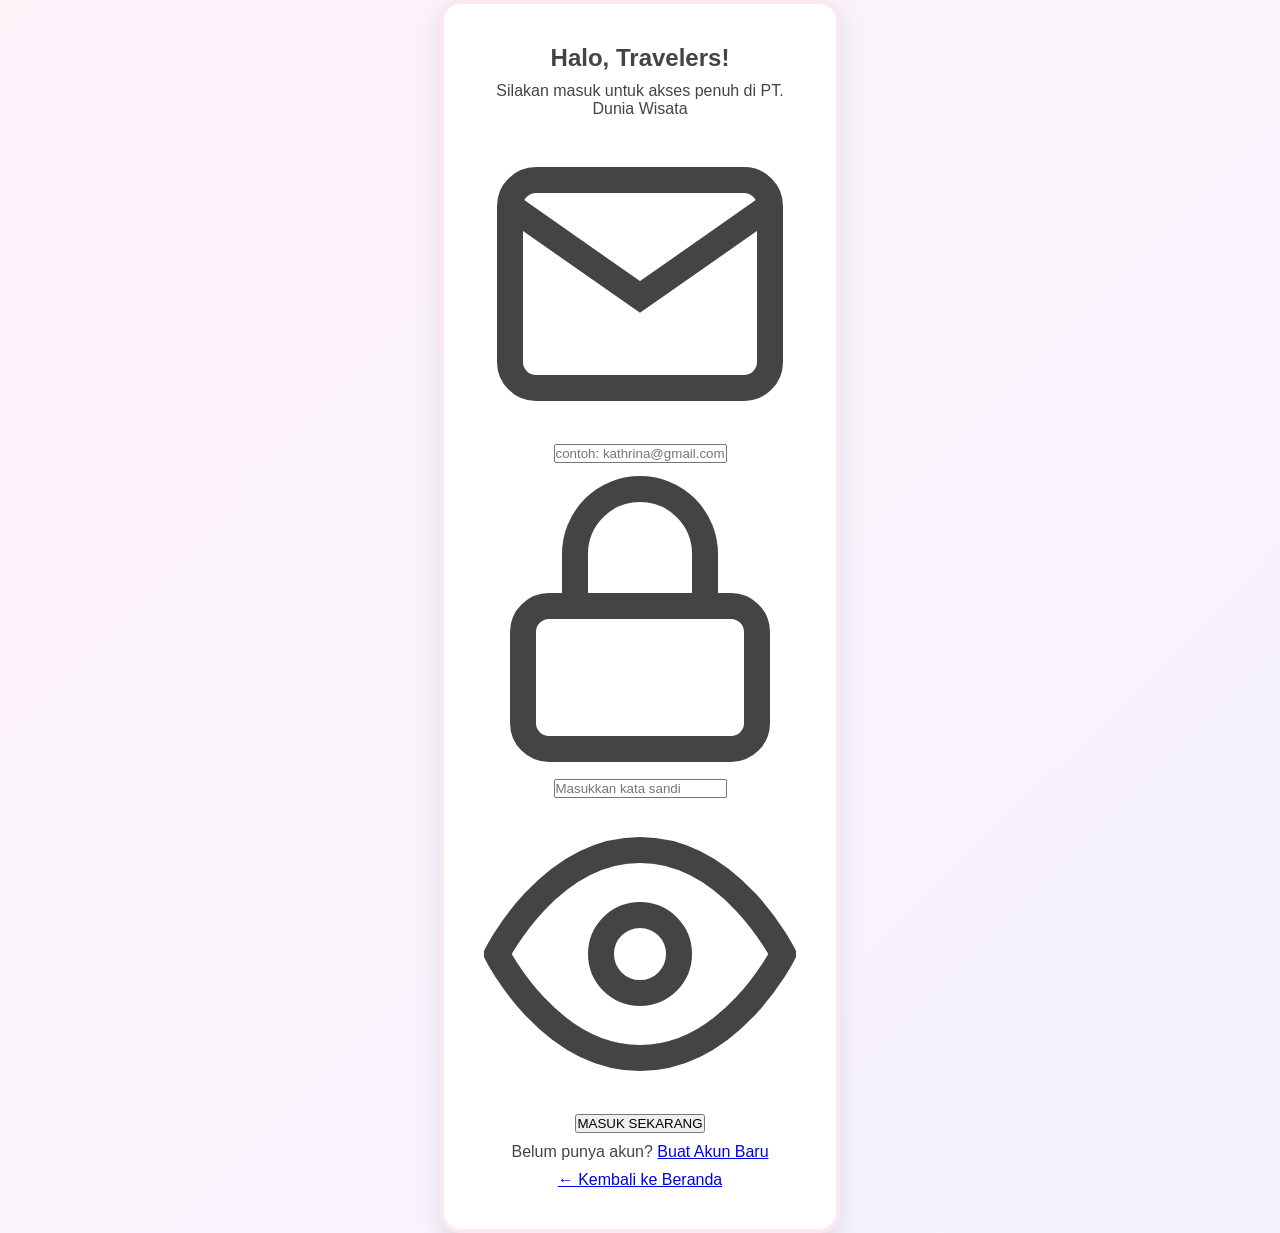
<file: Login.html>
<!DOCTYPE html>
<html lang="en">
<head>
    <meta charset="UTF-8">
    <meta name="viewport" content="width=device-width, initial-scale=1.0">
    <title>Login - PT. Dunia Wisata</title>
    <link rel="stylesheet" href="styletravel.css"> 
</head>
<body class="body-login"> 
    <div class="login-card">
              <h2>Halo, Travelers!</h2>
        <p>Silakan masuk untuk akses penuh di PT. Dunia Wisata</p>
        
      <form action="#">
       <div class="input-group-modern">
            <span class="input-icon">
                <svg viewBox="0 0 24 24" fill="none" stroke="currentColor" stroke-width="2"><path d="M4 4h16c1.1 0 2 .9 2 2v12c0 1.1-.9 2-2 2H4c-1.1 0-2-.9-2-2V6c0-1.1.9-2 2-2z"></path><polyline points="22,6 12,13 2,6"></polyline></svg>
            </span>
            <input type="email" placeholder="contoh: kathrina@gmail.com" required>
        </div>

         <div class="input-group-modern">
            <span class="input-icon">
                <svg viewBox="0 0 24 24" fill="none" stroke="currentColor" stroke-width="2"><rect x="3" y="11" width="18" height="11" rx="2" ry="2"></rect><path d="M7 11V7a5 5 0 0 1 10 0v4"></path></svg>
            </span>
            <input type="password" placeholder="Masukkan kata sandi" required>
            <span class="input-icon-eye">
                <svg viewBox="0 0 24 24" fill="none" stroke="currentColor" stroke-width="2"><path d="M1 12s4-8 11-8 11 8 11 8-4 8-11 8-11-8-11-8z"></path><circle cx="12" cy="12" r="3"></circle></svg>
            </span>
        </div>
        
            <button type="submit" class="btn-login">MASUK SEKARANG</button>
        </form>

        <div class="login-footer">
            Belum punya akun? <a href="#">Buat Akun Baru</a>
        </div>

        <a href="index.html" class="back-home">← Kembali ke Beranda</a>
    </div>

</body>
        </div>
        
</html>
</file>
<file: styletravel.css>
* {
    box-sizing: border-box;
    margin: 0;
    padding: 0;
}

body {
    font-family: 'Segoe UI', Roboto, Helvetica, Arial, sans-serif;
    background: linear-gradient(135deg, #fdf2f8 0%, #f5f3ff 100%);
    background-attachment: fixed;
    color: #444;
    overflow-x: hidden;
    width: 100%;
}

.main-container {
    width: 100%;
    max-width: 1100px;
    margin: 20px auto;
    background: white;
    padding: 20px;
    border-radius: 15px;
    box-shadow: 0 4px 20px rgba(0,0,0,0.05);
}

.navbar {
    position: sticky;
    top: 0;
    z-index: 1000;
    background-color: #ffffff;
    box-shadow: 0 2px 10px rgba(0,0,0,0.1);
    border-bottom: 1px solid #eee;
    width: 100%;
}

.navbar-brand {
    position: relative;
    text-align: center;
    padding: 20px 0;
    width: 100%;
}

.logo-main {
    max-width: 100%;
    height: 60px; 
    width: auto;
    margin-bottom: 10px;
    border-radius: 8px;
    object-fit: contain;
}

.navbar-brand h1 {
    margin: 5px 0;
    color: #4a90e2; 
    font-size: 26px;
    letter-spacing: 1px;
    text-transform: uppercase;
}

nav {
    background-color: #4a90e2;
    width: 100%;
}

nav ul {
    list-style: none;
    margin: 0;
    padding: 0;
    display: flex;
    justify-content: center;
    flex-wrap: wrap; 
}

nav ul li a {
    display: block;
    padding: 12px 25px;
    color: white;
    text-decoration: none;
    font-weight: bold;
    font-size: 14px;
    transition: 0.3s;
}

nav ul li a:hover {
    background-color: #f472b6;
}

.login-box-top {
    position: absolute;
    top: 25px; 
    right: 25px; 
    z-index: 1001; 
}

.login-box-top a {
    display: flex;
    flex-direction: column; 
    align-items: center;
    justify-content: center;
    text-decoration: none;
    background-color: white; 
    padding: 5px; 
    border-radius: 6px; 
    transition: 0.3s;
    width: 45px !important;  
    height: 45px !important; 
    box-shadow: 0 2px 10px rgba(0,0,0,0.1);
}

.login-box-top img {
    width: 18px !important;  
    height: 18px !important;
    object-fit: contain;
}

.login-box-top span {
    color: #f472b6; 
    font-size: 8px; 
    font-weight: bold;
    text-transform: uppercase;
    margin-top: 2px;
}

.login-box-top a:hover {
    background-color: #fbcfe8; 
    transform: scale(1.05); 
}

.media-box {
    text-align: center;
    background: #f9fafb;
    padding: 20px;
    border-radius: 12px;
    margin-bottom: 30px;
}

.wisata-grid {
    display: grid;
    grid-template-columns: repeat(auto-fit, minmax(280px, 1fr)); 
    gap: 30px; 
    margin-bottom: 40px;
    width: 100%;
}

.wisata-grid article {
    background: #fff;
    border: 1px solid #fce7f3;
    padding: 20px;
    border-radius: 12px;
    box-shadow: 0 4px 10px rgba(0,0,0,0.02);
    display: grid;
    grid-template-rows: 220px auto 1fr auto;
    row-gap: 10px;
}

article h2 {
    color: #4a90e2;
    border-left: 6px solid #f472b6;
    padding-left: 15px;
    margin: 0;
    font-size: 20px;
}

.img-wisata {
    display: block;
    width: 100% !important;
    height: 220px !important; 
    object-fit: cover !important; 
    border-radius: 8px;
    transition: transform 0.3s;
}

.img-wisata:hover {
    transform: scale(1.02);
}

.deskripsi-teks {
    text-align: justify; 
    line-height: 1.5;
    color: #555;
    font-size: 14px;
}

.price {
    background-color: #fdf2f8;
    border-left: 4px solid #f472b6;
    padding: 15px;
    border-radius: 0 12px 12px 0;
    margin-top: auto; 
}

.price h3 {
    margin-top: 0;
    color: #f472b6;
}

.paket-container {
    display: grid;
    grid-template-columns: repeat(auto-fit, minmax(280px, 1fr));
    gap: 25px;
    padding: 10px 0;
    width: 100%;
}

.card-wisata {
    background: white;
    border-radius: 20px;
    overflow: hidden;
    box-shadow: 0 10px 20px rgba(0,0,0,0.05);
    transition: transform 0.3s ease, box-shadow 0.3s ease;
    border: 1px solid #f3f4f6;
    display: grid;
    grid-template-rows: 180px 1fr; 
}

.card-wisata:hover {
    transform: translateY(-8px);
    box-shadow: 0 15px 30px rgba(0,0,0,0.1);
}

.card-image {
    position: relative;
    height: 100%;
    width: 100%;
}

.card-image img {
    width: 100% !important;
    height: 100% !important;
    object-fit: cover !important;
}

.badge {
    position: absolute;
    top: 12px;
    right: 12px;
    padding: 6px 14px;
    border-radius: 20px;
    font-size: 10px;
    font-weight: bold;
    color: white;
    letter-spacing: 0.5px;
    z-index: 2;
}

.populer { background-color: #4a90e2; }
.diskon { background-color: #f472b6; }
.baru { background-color: #34d399; }

.card-content {
    padding: 20px;
    display: grid;
    grid-template-rows: auto 1fr auto; 
    row-gap: 12px;
}

.card-content h3 {
    margin: 0;
    font-size: 18px;
    color: #333;
}

.deskripsi-paket {
    font-size: 13px;
    color: #666;
    line-height: 1.6;
    margin: 0;
    text-align: justify;
}

.card-footer {
    display: flex;
    justify-content: space-between;
    align-items: center;
    border-top: 1px solid #f9fafb;
    padding-top: 12px;
}

.price-text {
    font-weight: 800;
    color: #4a90e2;
    font-size: 16px;
}

.btn-cart {
    background-color: #1f2937;
    color: white;
    border: none;
    padding: 10px 18px;
    border-radius: 8px;
    font-size: 12px;
    font-weight: 600;
    cursor: pointer;
    transition: 0.2s;
}

.btn-cart:hover {
    background-color: #f472b6;
    transform: scale(1.03);
}

.paket-section {
    background-color: #e0b7d0;
    padding: 30px;
    border-radius: 12px;
    margin-top: 40px;
    display: grid;
    grid-template-columns: repeat(auto-fit, minmax(260px, 1fr)); 
    gap: 20px;
}

.paket-card {
    background: white; 
    padding: 20px; 
    border-radius: 8px;
    box-shadow: 0 4px 10px rgba(0,0,0,0.05);
}

.about-section {
    padding: 10px 0;
    background-color: #fff;
    width: 100%;
}

.about-container {
    display: grid;
    grid-template-columns: 1fr 1.2fr;
    gap: 40px;
    align-items: center;
    width: 100%;
}

.about-image {
    width: 100%;
}

.about-image img {
    width: 100% !important;
    height: auto !important;
    display: block;
    border-radius: 30px;
    box-shadow: 20px 20px 0px #fce7f3; 
}

.about-text {
    display: flex;
    flex-direction: column;
}

.sub-title {
    color: #f472b6; 
    font-weight: 700;
    text-transform: uppercase;
    font-size: 14px;
    letter-spacing: 1px;
}

.about-text h2 {
    color: #4a90e2;
    font-size: 32px;
    margin: 15px 0;
    line-height: 1.2;
}

.about-text p {
    color: #666;
    line-height: 1.6;
    margin-bottom: 25px;
}

.mission-box {
    display: grid;
    grid-template-columns: 1fr; 
    row-gap: 20px;
}

.mission-item {
    display: grid;
    grid-template-columns: 40px 1fr;
    column-gap: 15px;
    background: #f8fafc;
    padding: 15px;
    border-radius: 15px;
    border-left: 5px solid #4a90e2;
    align-items: start;
}

.contact-section {
    padding: 10px 0;
    background-color: #fff; 
    width: 100%;
}

.contact-container {
    display: grid;
    grid-template-columns: repeat(auto-fit, minmax(280px, 1fr));
    gap: 40px;
    align-items: start;
    width: 100%;
}

.contact-info {
    display: flex;
    flex-direction: column;
}

.contact-info h2 {
    color: #4a90e2;
    font-size: 28px;
    margin: 15px 0;
    line-height: 1.3;
}

.info-list {
    display: grid;
    row-gap: 15px;
    margin-top: 15px;
}

.info-item {
    display: grid;
    grid-template-columns: 45px 1fr;
    column-gap: 15px;
    align-items: center;
    background: white;
    padding: 15px;
    border-radius: 12px;
    box-shadow: 0 4px 12px rgba(0,0,0,0.04);
    border: 1px solid #f3f4f6;
}

.info-icon {
    font-size: 20px;
    background: #fdf2f8;
    width: 45px;
    height: 45px;
    border-radius: 50%;
    display: flex;
    align-items: center;
    justify-content: center;
}

.info-text strong {
    display: block;
    color: #333;
    font-size: 14px;
    margin-bottom: 2px;
}

.info-text p {
    margin: 0;
    font-size: 13px;
    color: #666;
}

.contact-form-box {
    background: white;
    padding: 30px;
    border-radius: 20px;
    box-shadow: 0 10px 30px rgba(0,0,0,0.08);
    border-top: 5px solid #f472b6;
    border-left: 1px solid #f3f4f6;
    border-right: 1px solid #f3f4f6;
    border-bottom: 1px solid #f3f4f6;
}

.form-grid {
    display: grid;
    grid-template-columns: 1fr;
    row-gap: 20px; 
}

.contact-form-box .input-group {
    display: grid;
    grid-template-columns: 1fr;
    row-gap: 8px;
}

.contact-form-box label {
    font-size: 14px;
    font-weight: 600;
    color: #4b5563;
}

.contact-form-box input, 
.contact-form-box textarea {
    width: 100%;
    padding: 12px;
    border: 2px solid #f3f4f6;
    border-radius: 10px;
    font-family: inherit;
    outline: none;
    transition: 0.3s;
}

.contact-form-box input:focus, 
.contact-form-box textarea:focus {
    border-color: #f472b6; 
}

.btn-send {
    width: 100%;
    background-color: #4a90e2; 
    color: white;
    border: none;
    padding: 14px;
    border-radius: 10px;
    font-weight: bold;
    font-size: 14px;
    cursor: pointer;
    transition: 0.3s;
}

.btn-send:hover {
    background-color: #f472b6; 
}

.body-login {
    display: flex;
    justify-content: center;
    align-items: center;
    min-height: 100vh;
    background: linear-gradient(135deg, #fdf2f8 0%, #f5f3ff 100%);
}

.login-card {
    background: white;
    padding: 40px;
    border-radius: 20px;
    box-shadow: 0 10px 25px rgba(0,0,0,0.1);
    width: 100%;
    max-width: 400px;
    border: 4px solid #fce7f3;
    text-align: center;
    display: grid;
    grid-template-columns: 1fr; 
    row-gap: 10px;
}

@media (max-width: 768px) {
    .main-container {
        margin: 15px auto;
        padding: 15px;
        width: calc(100% - 30px); 
   
    .login-box-top {
        top: 15px;
        right: 15px;
    }

    .navbar-brand h1 {
        font-size: 18px;
    }

    .logo-main {
        height: 45px;
    }

    nav ul li a {
        padding: 10px 15px;
        font-size: 12px;
    }

    .wisata-grid, .paket-section, .about-container, .contact-container {
        grid-template-columns: 1fr !important;
        gap: 25px;
    }

    .about-image img {
        box-shadow: 10px 10px 0px #fce7f3; 
    }

    .about-text h2 {
        font-size: 26px;
    }

    .contact-info h2 {
        font-size: 24px;
    }
}
.body-login {
    display: flex;
    justify-content: center;
    align-items: center;
    min-height: 100vh;
    background: linear-gradient(135deg, #fdf2f8 0%, #f5f3ff 100%);
    padding: 20px;
}

.login-card {
    background: white;
    padding: 35px 25px;
    border-radius: 20px;
    box-shadow: 0 10px 25px rgba(0,0,0,0.08);
    width: 100%;
    max-width: 420px;
    border: 4px solid #fce7f3;
    text-align: center;
    display: flex;
    flex-direction: column;
    row-gap: 15px;
}

.login-card h2 {
    color: #4a90e2;
    margin: 0;
    font-size: 24px;
}

.login-card p {
    color: #777;
    font-size: 14px;
    margin: 0 0 10px 0;
    line-height: 1.4;
}

.input-group-modern {
    position: relative;
    width: 100%;
    display: flex;
    align-items: center;
    margin-bottom: 4px;
}

.input-group-modern input {
    width: 100%;
    padding: 14px 45px 14px 45px; 
    background-color: #eef4fa !important; 
    border: 2px solid transparent;
    border-radius: 30px; 
    outline: none;
    font-size: 14px;
    color: #333333;
    font-weight: 500;
    transition: all 0.3s ease;
    box-sizing: border-box;
}

.input-group-modern input:focus {
    background-color: #ffffff !important;
    border-color: #f472b6;
    box-shadow: 0 0 8px rgba(244, 114, 182, 0.15);
}

.input-group-modern input::placeholder {
    color: #8c9ba5;
    font-weight: 400;
}

.input-icon {
    position: absolute;
    left: 18px;
    display: flex;
    align-items: center;
    color: #7c8ba1; 
    pointer-events: none;
}

.input-icon svg {
    width: 18px;
    height: 18px;
}

.input-icon-eye {
    position: absolute;
    right: 18px;
    display: flex;
    align-items: center;
    color: #7c8ba1;
    cursor: pointer;
}

.input-icon-eye svg {
    width: 18px;
    height: 18px;
}

.btn-login {
    width: 100%;
    padding: 12px;
    background-color: #f472b6;
    color: white;
    border: none;
    border-radius: 10px;
    font-weight: bold;
    font-size: 16px;
    cursor: pointer;
    margin-top: 5px;
    transition: 0.3s;
}

.btn-login:hover {
    background-color: #4a90e2;
}

.login-footer {
    font-size: 13px;
    color: #666;
    margin-top: 5px;
}

.login-footer a {
    color: #4a90e2;
    text-decoration: none;
    font-weight: bold;
}

.back-home {
    margin-top: 5px;
    display: inline-block;
    font-size: 13px;
    color: #aaa;
    text-decoration: none;
}

footer {
        padding: 30px 15px; 
        margin-top: 40px;
        background-color: #4a90e2;
    }

    .footer-container p {
        font-size: 12px; 
       color: white;
    }
}
</file>
